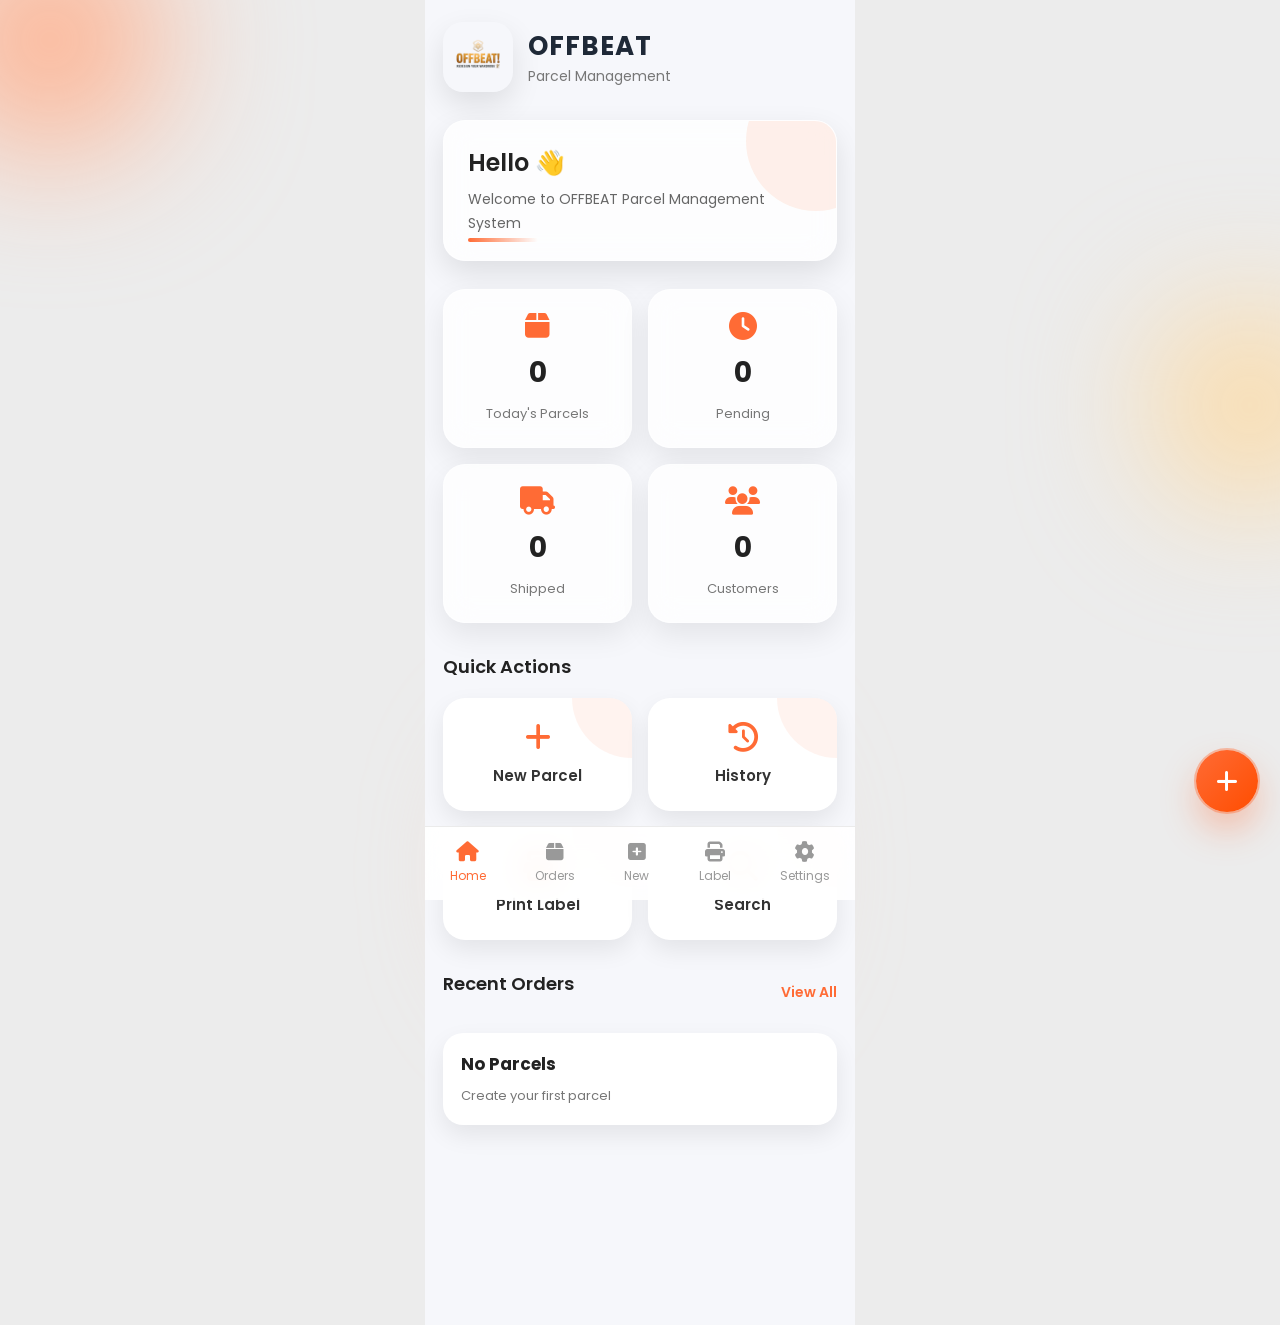
<file: index.html>
<!DOCTYPE html>
<html lang="en">

<head>

    <meta charset="UTF-8">
    <meta name="viewport" content="width=device-width, initial-scale=1.0">

    <title>OFFBEAT Parcel Management</title>

    <!-- Google Font -->
    <link rel="preconnect" href="https://fonts.googleapis.com">
    <link rel="preconnect" href="https://fonts.gstatic.com" crossorigin>

    <link href="https://fonts.googleapis.com/css2?family=Poppins:wght@300;400;500;600;700&display=swap"
        rel="stylesheet">

    <!-- Icons -->
    <link href="https://cdnjs.cloudflare.com/ajax/libs/font-awesome/6.6.0/css/all.min.css" rel="stylesheet">

    <link rel="stylesheet" href="style.css">

</head>

<body>

    <div class="baby">
        
    <!-- Animated Background -->

    <div class="bg-circle circle1"></div>
    <div class="bg-circle circle2"></div>
    <div class="bg-circle circle3"></div>


    <!-- Mobile Container -->

    <div class="mobile-container">

        <!-- Header -->

        <header>

            <div class="logo-box">

                <img src="img/logo.png" alt="OFFBEAT Logo">

            </div>

            <div class="title">

                <h2>OFFBEAT</h2>

                <p>Parcel Management</p>

            </div>

        </header>


        <!-- Welcome Card -->

        <section class="welcome-card">

            <h3>Hello 👋</h3>

            <p>
                Welcome to OFFBEAT Parcel Management System
            </p>

        </section>


        <!-- Statistics -->

        <section class="stats">

            <div class="card">

                <i class="fa-solid fa-box"></i>

                <h2 id="todayParcel">0</h2>

                <span>Today's Parcels</span>

            </div>

            <div class="card">

                <i class="fa-solid fa-clock"></i>

                <h2 id="pendingParcel">0</h2>

                <span>Pending</span>

            </div>

            <div class="card">

                <i class="fa-solid fa-truck"></i>

                <h2 id="shippedParcel">0</h2>

                <span>Shipped</span>

            </div>

            <div class="card">

                <i class="fa-solid fa-users"></i>

                <h2 id="customerCount">0</h2>

                <span>Customers</span>

            </div>

        </section>


        <!-- Quick Actions -->

        <section class="quick-actions">

            <h3>Quick Actions</h3>

            <div class="action-grid">

                <a href="new-parcel.html" class="action-card">

                    <i class="fa-solid fa-plus"></i>

                    <span>New Parcel</span>

                </a>

                <a href="history.html" class="action-card">

                    <i class="fa-solid fa-clock-rotate-left"></i>

                    <span>History</span>

                </a>

                <a href="label-v2.html" class="action-card">

                    <i class="fa-solid fa-print"></i>

                    <span>Print Label</span>

                </a>

                <a href="#" class="action-card">

                    <i class="fa-solid fa-magnifying-glass"></i>

                    <span>Search</span>

                </a>

            </div>

        </section>


        <!-- Recent Orders -->

        <section class="recent-orders">

            <div class="section-title">

                <h3>Recent Orders</h3>

                <a href="history.html">View All</a>

            </div>

            <div class="order-list" id="recentOrders"></div>

        </section>

    </div>



    <!-- Floating Button -->

    <a href="new-parcel.html" class="fab">

        <i class="fa-solid fa-plus"></i>

    </a>



    <!-- Bottom Navigation -->

    <nav>

        <a href="index.html" class="active">

            <i class="fa-solid fa-house"></i>

            <span>Home</span>

        </a>

        <a href="history.html">

            <i class="fa-solid fa-box"></i>

            <span>Orders</span>

        </a>

        <a href="new-parcel.html">

            <i class="fa-solid fa-square-plus"></i>

            <span>New</span>

        </a>

        <a href="label-v2.html">

            <i class="fa-solid fa-print"></i>

            <span>Label</span>

        </a>

        <a href="settings.html">

            <i class="fa-solid fa-gear"></i>

            <span>Settings</span>

        </a>

    </nav>

    </div>

    <script src="app.js"></script>

</body>

</html>
</file>
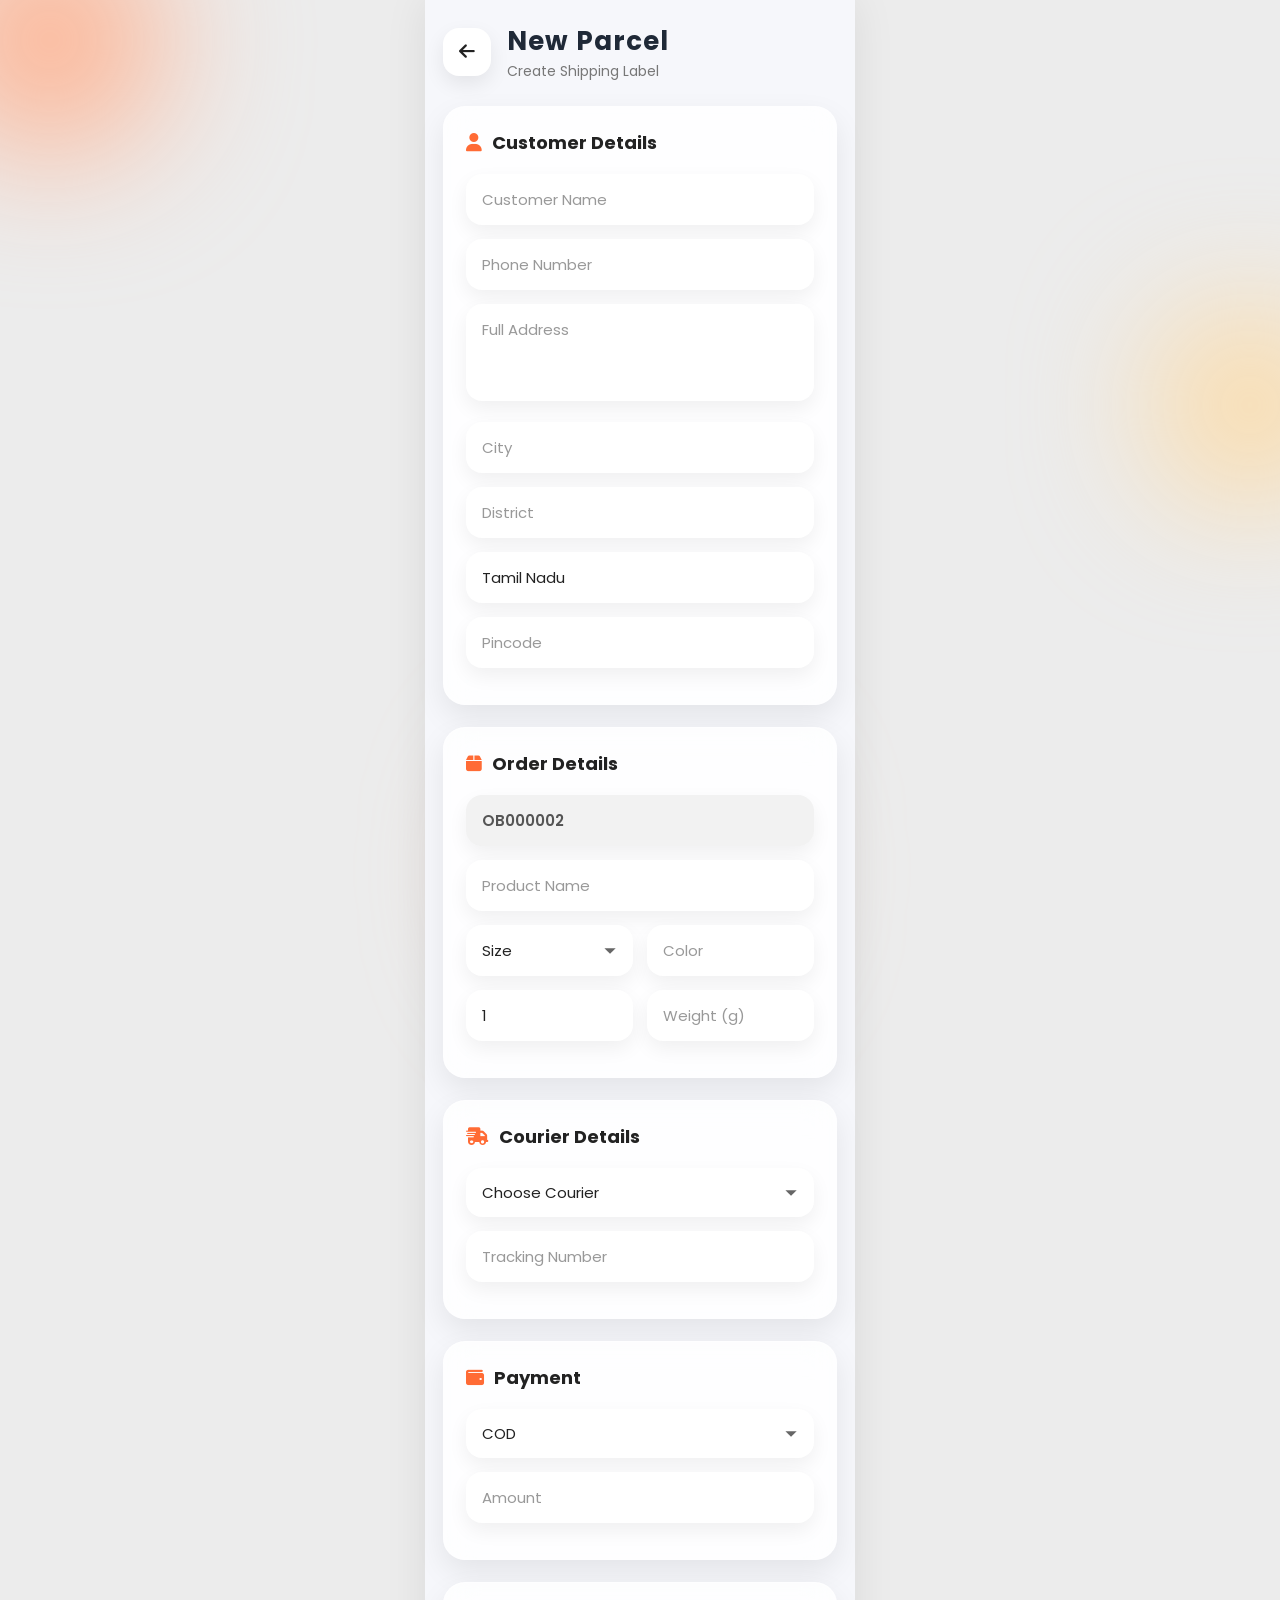
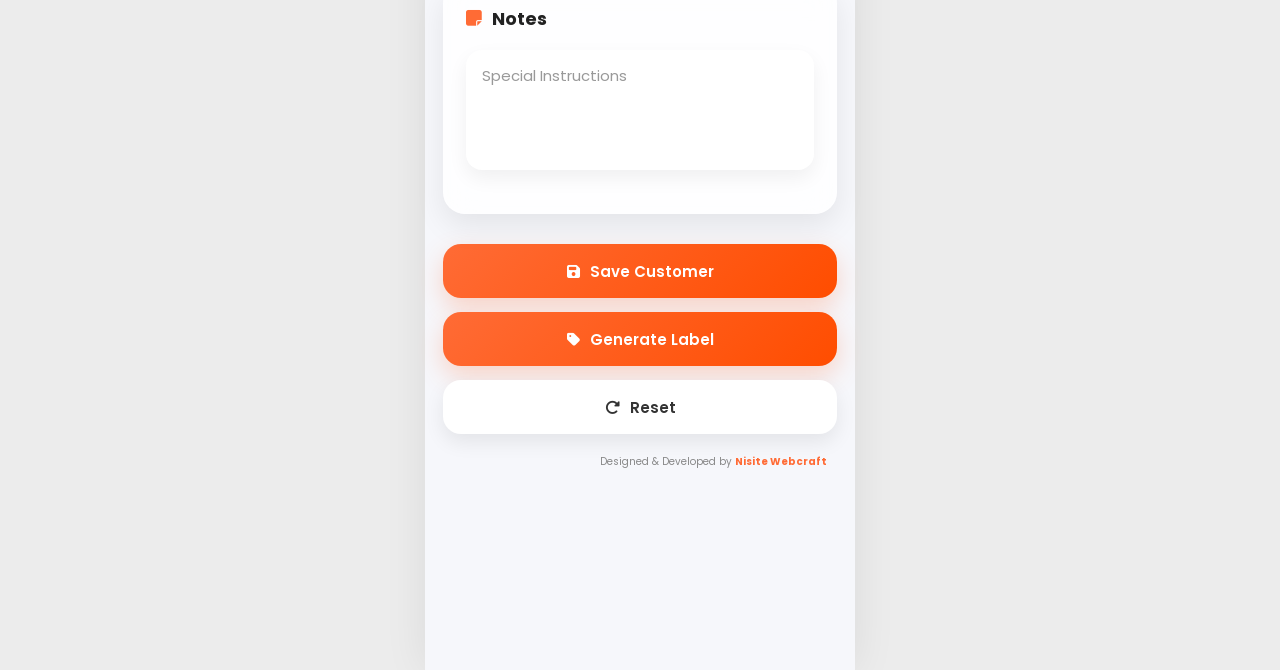
<file: new-parcel.html>
<!DOCTYPE html>
<html lang="en">

<head>

    <meta charset="UTF-8">
    <meta name="viewport" content="width=device-width, initial-scale=1.0">

    <title>New Parcel | OFFBEAT</title>

    <!-- Google Font -->
    <link href="https://fonts.googleapis.com/css2?family=Poppins:wght@300;400;500;600;700&display=swap" rel="stylesheet">

    <!-- Font Awesome -->
    <link rel="stylesheet"
        href="https://cdnjs.cloudflare.com/ajax/libs/font-awesome/6.6.0/css/all.min.css">

    <link rel="stylesheet" href="style.css">
    <link rel="stylesheet" href="form.css">

</head>

<body>

    <!-- Background -->
    <div class="bg-circle circle1"></div>
    <div class="bg-circle circle2"></div>
    <div class="bg-circle circle3"></div>

    <div class="mobile-container">

        <!-- Header -->

        <header class="page-header">

            <a href="index.html" class="back-btn">
                <i class="fa-solid fa-arrow-left"></i>
            </a>

            <div class="title">

                <h2>New Parcel</h2>
                <p>Create Shipping Label</p>

            </div>

        </header>

        <!-- FORM -->

        <form id="parcelForm">

            <!-- Customer -->

            <div class="form-card">

                <h3>
                    <i class="fa-solid fa-user"></i>
                    Customer Details
                </h3>

                <input
                    type="text"
                    id="customerName"
                    placeholder="Customer Name"
                    required>

                <input
                    type="tel"
                    id="phone"
                    placeholder="Phone Number"
                    maxlength="10"
                    required>

                <textarea
                    id="address"
                    placeholder="Full Address"
                    rows="3"
                    required></textarea>

                <input
                    type="text"
                    id="city"
                    placeholder="City">

                <input
                    type="text"
                    id="district"
                    placeholder="District">

                <input
                    type="text"
                    id="state"
                    value="Tamil Nadu">

                <input
                    type="number"
                    id="pincode"
                    placeholder="Pincode">

            </div>

            <!-- Order -->

            <div class="form-card">

                <h3>
                    <i class="fa-solid fa-box"></i>
                    Order Details
                </h3>

                <input
                    type="text"
                    id="orderId"
                    readonly
                    placeholder="Auto Order ID">

                <input
                    type="text"
                    id="product"
                    placeholder="Product Name"
                    required>

                <div class="two-column">

                    <select id="size">

                        <option value="">Size</option>

                        <option>S</option>
                        <option>M</option>
                        <option>L</option>
                        <option>XL</option>
                        <option>XXL</option>

                    </select>

                    <input
                        type="text"
                        id="color"
                        placeholder="Color">

                </div>

                <div class="two-column">

                    <input
                        type="number"
                        id="qty"
                        placeholder="Qty"
                        value="1">

                    <input
                        type="number"
                        id="weight"
                        placeholder="Weight (g)">

                </div>

            </div>

            <!-- Courier -->

            <div class="form-card">

                <h3>
                    <i class="fa-solid fa-truck-fast"></i>
                    Courier Details
                </h3>

                <select id="courier">

                    <option>Choose Courier</option>

                    <option>ST Courier</option>

                    <option>DTDC</option>

                    <option>Professional Courier</option>

                    <option>India Post</option>

                    <option>Delhivery</option>

                    <option>XpressBees</option>

                    <option>Blue Dart</option>

                </select>

                <input
                    type="text"
                    id="tracking"
                    placeholder="Tracking Number">

            </div>

            <!-- Payment -->

            <div class="form-card">

                <h3>
                    <i class="fa-solid fa-wallet"></i>
                    Payment
                </h3>

                <select id="payment">

                    <option>COD</option>

                    <option>Prepaid</option>

                </select>

                <input
                    type="number"
                    id="amount"
                    placeholder="Amount">

            </div>

            <!-- Notes -->

            <div class="form-card">

                <h3>
                    <i class="fa-solid fa-note-sticky"></i>
                    Notes
                </h3>

                <textarea
                    id="notes"
                    rows="4"
                    placeholder="Special Instructions"></textarea>

            </div>

            <!-- Buttons -->

            <div class="button-group">

                <button
                    type="button"
                    class="primary-btn"
                    id="saveBtn">

                    <i class="fa-solid fa-floppy-disk"></i>

                    Save Customer

                </button>

                <button
                    type="button"
                    class="primary-btn"
                    id="labelBtn">

                    <i class="fa-solid fa-tag"></i>

                    Generate Label

                </button>

                <button
                    type="reset"
                    class="secondary-btn">

                    <i class="fa-solid fa-rotate-right"></i>

                    Reset

                </button>

            </div>

        </form>

        <footer>

            <small>

                Designed & Developed by

                <strong>Nisite Webcraft</strong>

            </small>

        </footer>

    </div>

    <script src="parcel.js"></script>

</body>

</html>
</file>
<file: style.css>
/* =====================================================
   OFFBEAT PARCEL MANAGEMENT SYSTEM
   Mobile First Dashboard
   Part 1
   Developed by Nisite Webcraft
===================================================== */

/* Google Font */
@import url('https://fonts.googleapis.com/css2?family=Poppins:wght@300;400;500;600;700;800&display=swap');

/* =========================
        ROOT VARIABLES
========================= */

:root{

    --primary:#ff6b35;
    --primary-dark:#ff4d00;

    --secondary:#1f2937;

    --white:#ffffff;

    --bg:#f6f7fb;

    --card:rgba(255,255,255,.78);

    --border:rgba(255,255,255,.35);

    --shadow:0 12px 30px rgba(0,0,0,.10);

    --radius:22px;

    --transition:.35s ease;

}

/* =========================
        RESET
========================= */

*{

    margin:0;

    padding:0;

    box-sizing:border-box;

    font-family:'Poppins',sans-serif;

}

html{

    scroll-behavior:smooth;

}

.baby{

    background:var(--bg);

    color:#222;

    min-height:100vh;

    overflow-x:hidden;

    position:relative;

}

/* Hide Scrollbar */

::-webkit-scrollbar{

    width:0;

}

/* =========================
    ANIMATED BACKGROUND
========================= */

.bg-circle{

    position:fixed;

    border-radius:50%;

    filter:blur(70px);

    z-index:-1;

    animation:float 12s infinite ease-in-out;

}

.circle1{

    width:220px;

    height:220px;

    background:#ffb08d;

    top:-70px;

    left:-60px;

}

.circle2{

    width:180px;

    height:180px;

    background:#ffd89a;

    right:-60px;

    top:35%;

}

.circle3{

    width:240px;

    height:240px;

    background:#ffd2bf;

    bottom:-90px;

    left:40%;

}

/* =========================
    MOBILE CONTAINER
========================= */

.mobile-container{

    width:100%;

    max-width:430px;

    margin:auto;

    padding:22px 18px 110px;

}

/* =========================
        HEADER
========================= */

header{

    display:flex;

    align-items:center;

    gap:15px;

    margin-bottom:28px;

}

.logo-box{

    width:70px;

    height:70px;

    background:#f6f7fb00;

    border-radius:20px;

    display:flex;

    justify-content:center;

    align-items:center;

    box-shadow:var(--shadow);

    overflow:hidden;

}

.logo-box img{

    width:80%;

    object-fit:contain;

}

.title{

    flex:1;

}

.title h2{

    font-size:26px;

    color:var(--secondary);

    font-weight:700;

    letter-spacing:1px;

}

.title p{

    color:#777;

    font-size:14px;

}

/* =========================
        WELCOME CARD
========================= */

.welcome-card{

    background:var(--card);

    backdrop-filter:blur(15px);

    border:1px solid var(--border);

    border-radius:var(--radius);

    padding:24px;

    box-shadow:var(--shadow);

    margin-bottom:28px;

    position:relative;

    overflow:hidden;

}

.welcome-card::before{

    content:"";

    position:absolute;

    width:140px;

    height:140px;

    border-radius:50%;

    background:rgba(255,107,53,.10);

    right:-50px;

    top:-50px;

}

.welcome-card h3{

    font-size:24px;

    color:#222;

    margin-bottom:8px;

}

.welcome-card p{

    font-size:14px;

    color:#666;

    line-height:1.7;

}

/* Small Highlight Line */

.welcome-card::after{

    content:"";

    position:absolute;

    left:24px;

    bottom:18px;

    width:70px;

    height:4px;

    background:linear-gradient(to right,var(--primary),transparent);

    border-radius:20px;

}

/* =========================
      COMMON HEADINGS
========================= */

section h3{

    font-size:18px;

    font-weight:600;

    color:#222;

    margin-bottom:18px;

}

/* =========================
      CARD ANIMATION
========================= */

header,
.welcome-card{

    animation:fadeUp .8s ease;

}

/* =========================
        KEYFRAMES
========================= */

@keyframes float{

    0%{

        transform:translateY(0px);

    }

    50%{

        transform:translateY(35px);

    }

    100%{

        transform:translateY(0px);

    }

}

@keyframes fadeUp{

    from{

        opacity:0;

        transform:translateY(30px);

    }

    to{

        opacity:1;

        transform:translateY(0);

    }

}
/*======================================================
                PART 2
      Statistics + Quick Actions + Orders
======================================================*/

/*==========================
        STATISTICS
==========================*/

.stats{

    display:grid;

    grid-template-columns:repeat(2,1fr);

    gap:16px;

    margin-bottom:30px;

}

.card{

    background:rgba(255,255,255,.78);

    backdrop-filter:blur(15px);

    border:1px solid rgba(255,255,255,.35);

    border-radius:22px;

    padding:22px 15px;

    text-align:center;

    box-shadow:0 12px 30px rgba(0,0,0,.08);

    transition:.35s;

    cursor:pointer;

    animation:fadeUp .9s ease;

}

.card:hover{

    transform:translateY(-8px);

    box-shadow:0 20px 40px rgba(0,0,0,.12);

}

.card i{

    font-size:28px;

    color:var(--primary);

    margin-bottom:12px;

}

.card h2{

    font-size:28px;

    font-weight:700;

    color:#222;

    margin-bottom:6px;

}

.card span{

    font-size:13px;

    color:#777;

}

/*==========================
      QUICK ACTIONS
==========================*/

.quick-actions{

    margin-bottom:30px;

}

.action-grid{

    display:grid;

    grid-template-columns:repeat(2,1fr);

    gap:16px;

}

.action-card{

    text-decoration:none;

    background:#fff;

    border-radius:22px;

    padding:24px 15px;

    display:flex;

    flex-direction:column;

    justify-content:center;

    align-items:center;

    box-shadow:0 10px 25px rgba(0,0,0,.08);

    transition:.35s;

    position:relative;

    overflow:hidden;

}

.action-card::before{

    content:"";

    position:absolute;

    width:120px;

    height:120px;

    background:rgba(255,107,53,.08);

    border-radius:50%;

    right:-60px;

    top:-60px;

}

.action-card:hover{

    transform:translateY(-8px);

    box-shadow:0 18px 40px rgba(0,0,0,.12);

}

.action-card:active{

    transform:scale(.96);

}

.action-card i{

    font-size:30px;

    color:var(--primary);

    margin-bottom:12px;

    z-index:2;

}

.action-card span{

    color:#333;

    font-size:15px;

    font-weight:600;

    z-index:2;

}

/*==========================
      SECTION TITLE
==========================*/

.section-title{

    display:flex;

    justify-content:space-between;

    align-items:center;

    margin-bottom:18px;

}

.section-title a{

    text-decoration:none;

    color:var(--primary);

    font-size:14px;

    font-weight:600;

}

/*==========================
      RECENT ORDERS
==========================*/

.recent-orders{

    margin-bottom:90px;

}

.order-list{

    display:flex;

    flex-direction:column;

    gap:16px;

}

.order-card{

    background:#fff;

    border-radius:20px;

    padding:18px;

    display:flex;

    justify-content:space-between;

    align-items:center;

    box-shadow:0 10px 25px rgba(0,0,0,.08);

    transition:.3s;

}

.order-card:hover{

    transform:translateY(-5px);

}

.order-card h4{

    font-size:17px;

    margin-bottom:5px;

    color:#222;

}

.order-card small{

    color:#777;

    font-size:13px;

}

/*==========================
        STATUS
==========================*/

.status{

    padding:8px 14px;

    border-radius:30px;

    font-size:12px;

    font-weight:600;

}

.pending{

    background:#fff3cd;

    color:#9a6700;

}

.shipped{

    background:#d4edda;

    color:#0f5132;

}

.delivered{

    background:#d1ecf1;

    color:#055160;

}

.cancelled{

    background:#f8d7da;

    color:#842029;

}

/*==========================
     SMALL CLICK EFFECT
==========================*/

.card:active,
.order-card:active{

    transform:scale(.97);

}
/*======================================================
                PART 3
      Bottom Navigation • FAB • Footer • Effects
======================================================*/

/*==========================
      FLOATING BUTTON
==========================*/

.fab{

    position:fixed;

    right:22px;

    bottom:88px;

    width:62px;

    height:62px;

    background:linear-gradient(135deg,var(--primary),var(--primary-dark));

    color:#fff;

    border-radius:50%;

    display:flex;

    justify-content:center;

    align-items:center;

    text-decoration:none;

    font-size:24px;

    box-shadow:0 18px 35px rgba(255,107,53,.35);

    z-index:1000;

    transition:.3s;

    animation:floating 3s infinite;

}

.fab:hover{

    transform:translateY(-5px);

}

.fab:active{

    transform:scale(.92);

}

.fab::after{

    content:"";

    position:absolute;

    width:100%;

    height:100%;

    border-radius:50%;

    border:2px solid rgba(255,107,53,.4);

    animation:pulse 2s infinite;

}

/*==========================
      BOTTOM NAVIGATION
==========================*/

nav{

    position:fixed;

    left:50%;

    transform:translateX(-50%);

    bottom:0;

    width:100%;

    max-width:430px;

    height:74px;

    background:rgba(255,255,255,.9);

    backdrop-filter:blur(18px);

    border-top:1px solid rgba(0,0,0,.08);

    display:flex;

    justify-content:space-around;

    align-items:center;

    z-index:999;

}

nav a{

    text-decoration:none;

    color:#999;

    display:flex;

    flex-direction:column;

    align-items:center;

    font-size:12px;

    transition:.3s;

}

nav a i{

    font-size:20px;

    margin-bottom:5px;

}

nav a.active{

    color:var(--primary);

}

nav a:hover{

    color:var(--primary);

    transform:translateY(-3px);

}

/*==========================
        FOOTER
==========================*/

footer{

    text-align:right;

    padding:18px 10px 90px;

    color:#888;

    font-size:12px;

}

footer strong{

    color:var(--primary);

}

/*==========================
     INPUT DEFAULT STYLE
(Used on next pages too)
==========================*/

input,
select,
textarea{

    width:100%;

    padding:14px 16px;

    border:none;

    outline:none;

    background:#fff;

    border-radius:16px;

    font-size:15px;

    color:#222;

    box-shadow:0 8px 20px rgba(0,0,0,.06);

    transition:.3s;

}

input:focus,
select:focus,
textarea:focus{

    box-shadow:0 0 0 3px rgba(255,107,53,.15);

    border:1px solid var(--primary);

}

/*==========================
        BUTTONS
==========================*/

button{

    border:none;

    outline:none;

    cursor:pointer;

    border-radius:18px;

    padding:15px 20px;

    font-size:15px;

    font-weight:600;

    transition:.3s;

}

.primary-btn{

    background:linear-gradient(135deg,var(--primary),var(--primary-dark));

    color:#fff;

}

.primary-btn:hover{

    transform:translateY(-3px);

}

.primary-btn:active{

    transform:scale(.96);

}

.secondary-btn{

    background:#fff;

    color:#333;

    box-shadow:0 8px 20px rgba(0,0,0,.08);

}

/*==========================
       SCROLL ANIMATION
==========================*/

.fade-up{

    opacity:0;

    transform:translateY(25px);

    animation:fadeUp .8s forwards;

}

/*==========================
       KEYFRAMES
==========================*/

@keyframes floating{

    0%{

        transform:translateY(0px);

    }

    50%{

        transform:translateY(-10px);

    }

    100%{

        transform:translateY(0px);

    }

}

@keyframes pulse{

    0%{

        transform:scale(1);

        opacity:1;

    }

    100%{

        transform:scale(1.7);

        opacity:0;

    }

}

/*==========================
     RESPONSIVE MOBILE
==========================*/

@media (max-width:390px){

    .mobile-container{

        padding:18px 14px 110px;

    }

    .stats{

        gap:12px;

    }

    .card{

        padding:18px 12px;

    }

    .card h2{

        font-size:24px;

    }

    .action-card{

        padding:20px 10px;

    }

    .logo-box{

        width:60px;

        height:60px;

    }

    .title h2{

        font-size:22px;

    }

    .fab{

        width:56px;

        height:56px;

        font-size:20px;

    }

}

@media (min-width:431px){

    body{

        display:flex;

        justify-content:center;

        background:#ececec;

    }

    .mobile-container{

        box-shadow:0 0 40px rgba(0,0,0,.08);

        min-height:100vh;

        background:var(--bg);

    }

}
</file>
<file: form.css>
/* ==========================================
   OFFBEAT Parcel Management
   form.css
   ========================================== */

/* Page Header */

.page-header{

    display:flex;

    align-items:center;

    gap:16px;

    margin-bottom:24px;

}

.back-btn{

    width:48px;

    height:48px;

    border-radius:16px;

    background:#ffffff;

    color:#222;

    text-decoration:none;

    display:flex;

    justify-content:center;

    align-items:center;

    box-shadow:0 8px 20px rgba(0,0,0,.08);

    transition:.3s;

}

.back-btn:hover{

    transform:translateY(-3px);

}

.back-btn i{

    font-size:18px;

}

/* Form */

#parcelForm{

    display:flex;

    flex-direction:column;

    gap:22px;

}

/* Card */

.form-card{

    background:rgba(255,255,255,.82);

    backdrop-filter:blur(16px);

    border:1px solid rgba(255,255,255,.35);

    border-radius:22px;

    padding:22px;

    box-shadow:0 12px 30px rgba(0,0,0,.08);

    animation:fadeUp .6s ease;

}

.form-card h3{

    display:flex;

    align-items:center;

    gap:10px;

    color:#222;

    font-size:18px;

    margin-bottom:18px;

}

.form-card h3 i{

    color:var(--primary);

}

/* Inputs */

.form-card input,

.form-card select,

.form-card textarea{

    margin-bottom:14px;

}

.form-card textarea{

    resize:none;

}

/* Two Columns */

.two-column{

    display:grid;

    grid-template-columns:1fr 1fr;

    gap:14px;

}

/* Readonly */

input[readonly]{

    background:#f2f2f2;

    color:#555;

    font-weight:600;

}

/* Placeholder */

input::placeholder,

textarea::placeholder{

    color:#999;

}

/* Select */

select{

    appearance:none;

    -webkit-appearance:none;

    background-image:url("data:image/svg+xml,%3Csvg xmlns='http://www.w3.org/2000/svg' width='18' height='18' fill='%23666' viewBox='0 0 16 16'%3E%3Cpath d='M1.5 5.5l6 6 6-6'/%3E%3C/svg%3E");

    background-repeat:no-repeat;

    background-position:right 15px center;

    background-size:15px;

}

/* Button Group */

.button-group{

    display:flex;

    flex-direction:column;

    gap:14px;

    margin-top:8px;

}

/* Buttons */

.button-group button{

    width:100%;

    display:flex;

    justify-content:center;

    align-items:center;

    gap:10px;

    height:54px;

    font-size:15px;

}

.primary-btn{

    background:linear-gradient(135deg,var(--primary),var(--primary-dark));

    color:#fff;

    box-shadow:0 10px 25px rgba(255,107,53,.25);

}

.primary-btn:hover{

    transform:translateY(-3px);

}

.secondary-btn{

    background:#ffffff;

    color:#333;

    box-shadow:0 8px 20px rgba(0,0,0,.08);

}

.secondary-btn:hover{

    transform:translateY(-3px);

}

/* Input Focus */

input:focus,

textarea:focus,

select:focus{

    border:1px solid var(--primary);

    box-shadow:0 0 0 4px rgba(255,107,53,.12);

}

/* Required */

input:required:invalid{

    border-color:#ececec;

}

/* Small Fade Animation */

.form-card{

    transition:.35s;

}

.form-card:hover{

    transform:translateY(-4px);

}

/* Mobile */

@media (max-width:390px){

    .form-card{

        padding:18px;

    }

    .two-column{

        grid-template-columns:1fr;

    }

    .button-group button{

        height:52px;

    }

}
</file>
